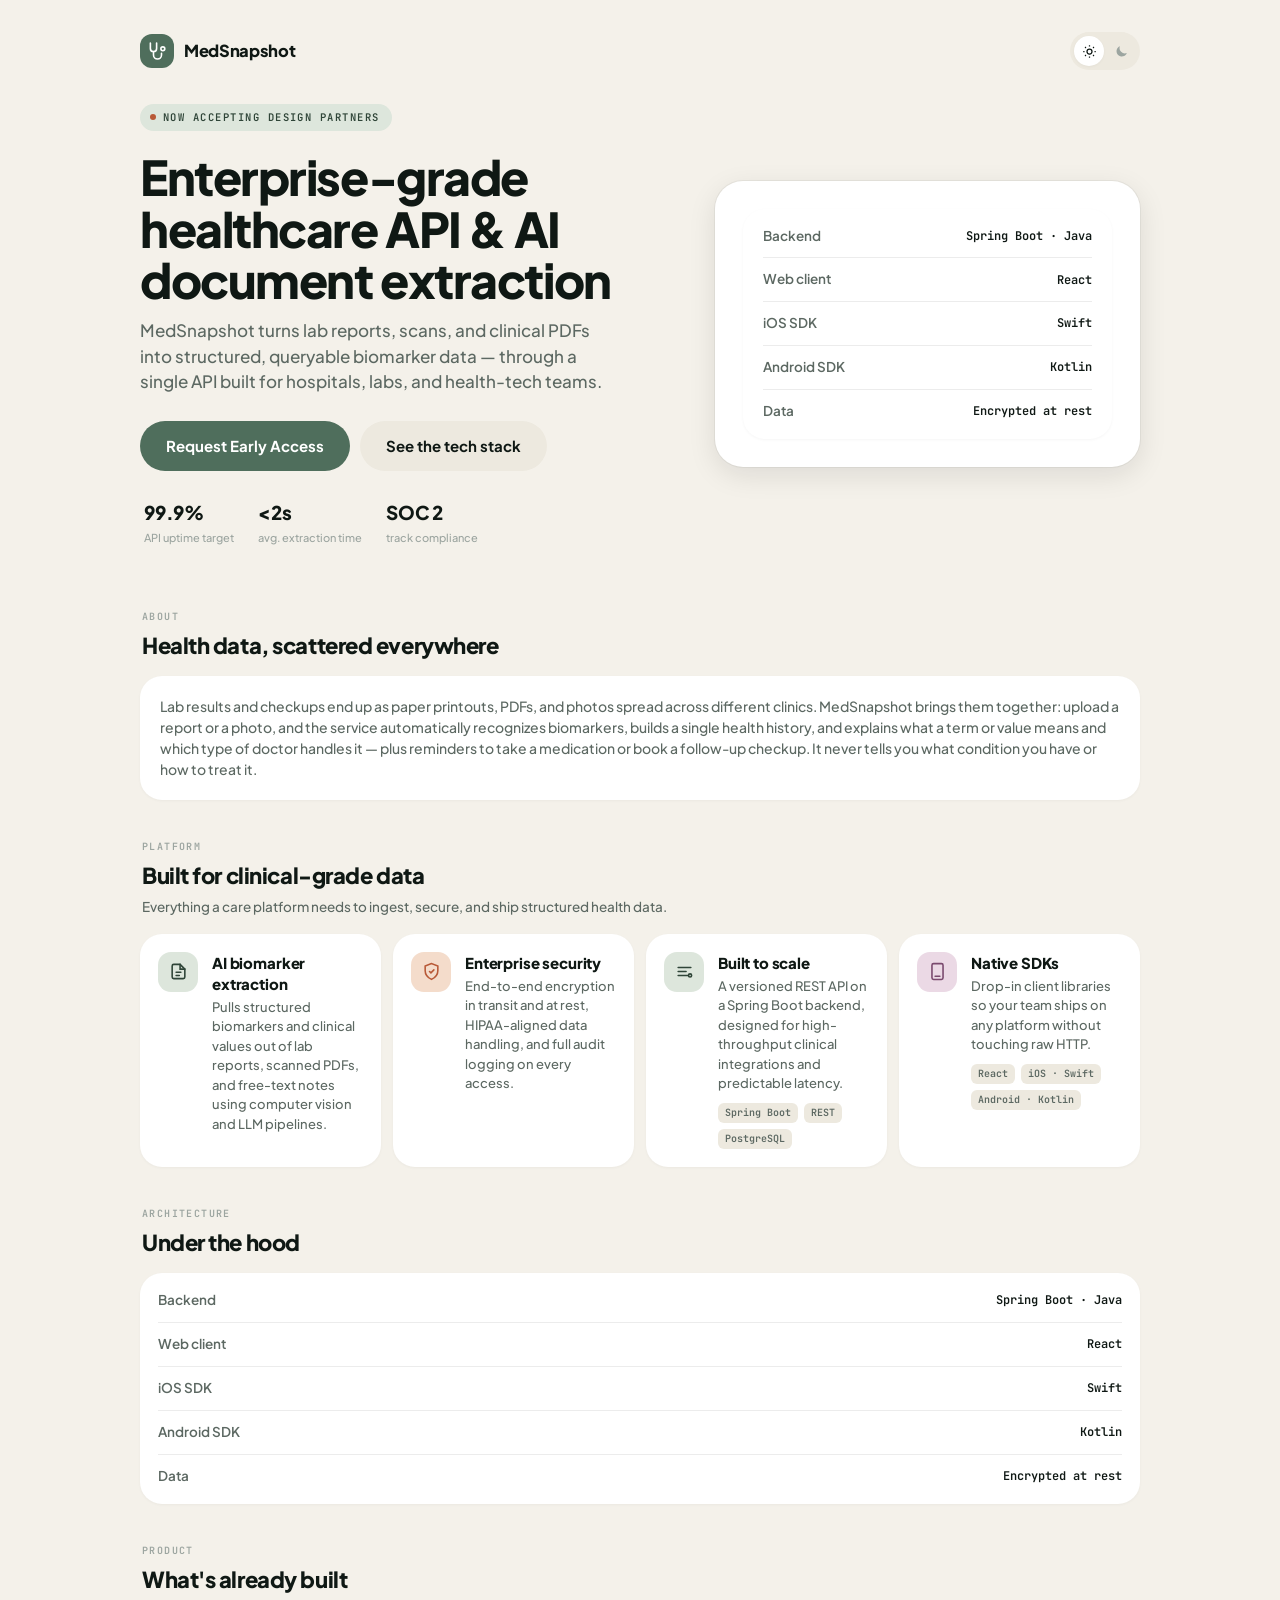
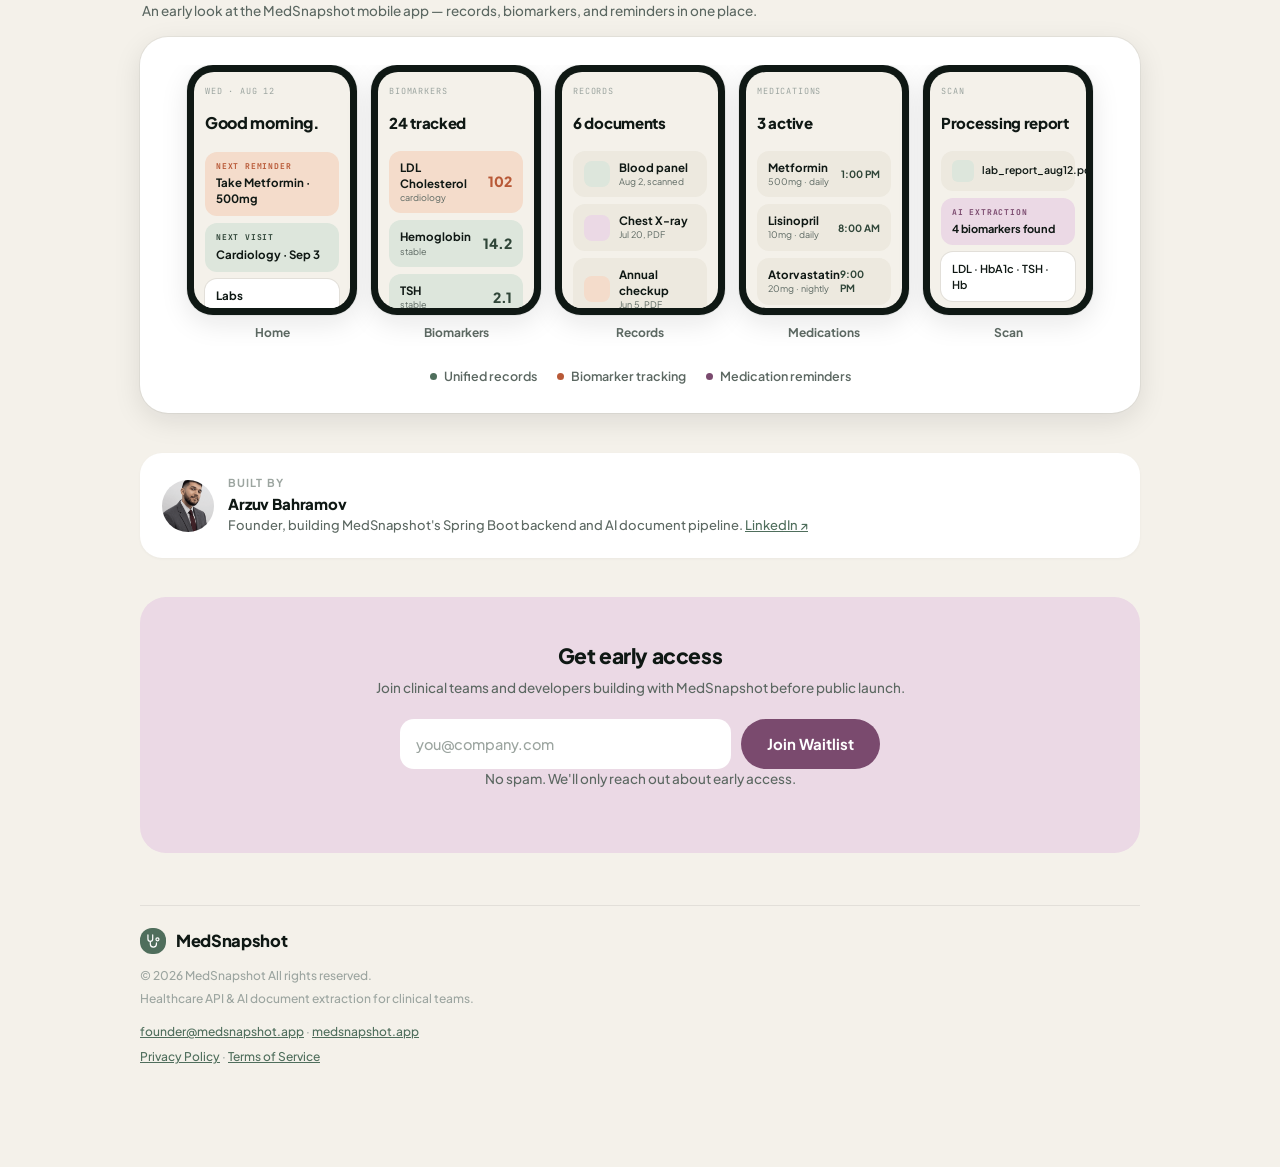
<file: index.html>
<!doctype html>
<html class="no-js" lang="en">

<head>
  <meta charset="utf-8">
  <meta name="viewport" content="width=device-width, initial-scale=1">
  <title>MedSnapshot — Healthcare API & AI Document Extraction</title>
  <link rel="stylesheet" href="css/style.css">
  <meta name="description" content="MedSnapshot is a healthcare API that turns lab reports and clinical documents into structured biomarker data, with a Spring Boot backend and SDKs for React, iOS, and Android.">

  <meta property="og:title" content="MedSnapshot — Healthcare API & AI Document Extraction">
  <meta property="og:description" content="Enterprise-grade healthcare API and AI document extraction. Join the waitlist for early access.">
  <meta property="og:type" content="website">
  <meta property="og:url" content="https://medsnapshot.app">

  <link rel="preconnect" href="https://fonts.googleapis.com">
  <link rel="preconnect" href="https://fonts.gstatic.com" crossorigin>
  <link href="https://fonts.googleapis.com/css2?family=Plus+Jakarta+Sans:wght@400;500;600;700;800&family=JetBrains+Mono:wght@400;500;600;700&display=swap" rel="stylesheet">

  <link rel="icon" href="img/logo.svg" type="image/svg+xml">
  <link rel="apple-touch-icon" href="img/logo.svg">

  <link rel="manifest" href="site.webmanifest">
  <meta name="theme-color" content="#fafafa">
</head>

<body>
<div class="wrap">

<div class="topbar">
  <div class="brand"><img class="mark" src="img/logo.svg" alt="MedSnapshot logo"/><b>MedSnapshot</b></div>
  <div class="theme-toggle" role="group" aria-label="Theme">
    <button id="btn-light" aria-label="Light theme"><svg viewBox="0 0 24 24" fill="none" stroke="currentColor" stroke-width="2"><circle cx="12" cy="12" r="4"/><path d="M12 2v2M12 20v2M4.9 4.9l1.4 1.4M17.7 17.7l1.4 1.4M2 12h2M20 12h2M4.9 19.1l1.4-1.4M17.7 6.3l1.4-1.4"/></svg></button>
    <button id="btn-dark" aria-label="Dark theme"><svg viewBox="0 0 24 24" fill="currentColor"><path d="M20.5 14.5A8.5 8.5 0 0 1 9.5 3.5 8.5 8.5 0 1 0 20.5 14.5Z"/></svg></button>
  </div>
</div>

<div class="hero-grid">
<div>
<span class="eyebrow"><span class="dot"></span>Now accepting design partners</span>
<h1>Enterprise-grade healthcare API &amp; AI document extraction</h1>
<p class="sub">MedSnapshot turns lab reports, scans, and clinical PDFs into structured, queryable biomarker data — through a single API built for hospitals, labs, and health-tech teams.</p>

<div class="hero-actions">
  <button class="btn primary" onclick="document.getElementById('waitlist').scrollIntoView({behavior:'smooth'})">Request Early Access</button>
  <a class="btn ghost" href="#stack">See the tech stack</a>
</div>

<div class="stats">
  <div><b>99.9%</b><span>API uptime target</span></div>
  <div><b>&lt;2s</b><span>avg. extraction time</span></div>
  <div><b>SOC 2</b><span>track compliance</span></div>
</div>
</div>
<div class="hero-visual">
  <div class="stack-card" style="padding:6px 20px;">
    <div class="stack-row"><span class="k">Backend</span><span class="v">Spring Boot · Java</span></div>
    <div class="stack-row"><span class="k">Web client</span><span class="v">React</span></div>
    <div class="stack-row"><span class="k">iOS SDK</span><span class="v">Swift</span></div>
    <div class="stack-row"><span class="k">Android SDK</span><span class="v">Kotlin</span></div>
    <div class="stack-row"><span class="k">Data</span><span class="v">Encrypted at rest</span></div>
  </div>
</div>
</div>

<section class="section">
  <div class="section-head">
    <div class="kicker">About</div>
    <h2>Health data, scattered everywhere</h2>
  </div>
  <div class="feature sage" style="padding:20px;">
    <div>
      <p style="font-size:14px;">Lab results and checkups end up as paper printouts, PDFs, and photos spread across different clinics. MedSnapshot brings them together: upload a report or a photo, and the service automatically recognizes biomarkers, builds a single health history, and explains what a term or value means and which type of doctor handles it — plus reminders to take a medication or book a follow-up checkup. It never tells you what condition you have or how to treat it.</p>
    </div>
  </div>
</section>

<section class="section">
  <div class="section-head">
    <div class="kicker">Platform</div>
    <h2>Built for clinical-grade data</h2>
    <p>Everything a care platform needs to ingest, secure, and ship structured health data.</p>
  </div>
  <div class="features">
    <div class="feature sage">
      <div class="icon"><svg viewBox="0 0 24 24" fill="none" stroke="currentColor" stroke-width="2" stroke-linecap="round"><path d="M4 19V5a2 2 0 0 1 2-2h8l6 6v10a2 2 0 0 1-2 2H6a2 2 0 0 1-2-2Z"/><path d="M14 3v6h6"/><path d="M9 13h6M9 17h4"/></svg></div>
      <div>
        <h3>AI biomarker extraction</h3>
        <p>Pulls structured biomarkers and clinical values out of lab reports, scanned PDFs, and free-text notes using computer vision and LLM pipelines.</p>
      </div>
    </div>
    <div class="feature clay">
      <div class="icon"><svg viewBox="0 0 24 24" fill="none" stroke="currentColor" stroke-width="2" stroke-linecap="round"><path d="M12 2 4 5v6c0 5 3.4 8.7 8 11 4.6-2.3 8-6 8-11V5l-8-3Z"/><path d="M9.5 12l1.8 1.8L15 10"/></svg></div>
      <div>
        <h3>Enterprise security</h3>
        <p>End-to-end encryption in transit and at rest, HIPAA-aligned data handling, and full audit logging on every access.</p>
      </div>
    </div>
    <div class="feature sage">
      <div class="icon"><svg viewBox="0 0 24 24" fill="none" stroke="currentColor" stroke-width="2" stroke-linecap="round"><path d="M4 7h16M4 12h10M4 17h13"/><circle cx="19" cy="17" r="2"/></svg></div>
      <div>
        <h3>Built to scale</h3>
        <p>A versioned REST API on a Spring Boot backend, designed for high-throughput clinical integrations and predictable latency.</p>
        <div class="tags"><span>Spring Boot</span><span>REST</span><span>PostgreSQL</span></div>
      </div>
    </div>
    <div class="feature plum">
      <div class="icon"><svg viewBox="0 0 24 24" fill="none" stroke="currentColor" stroke-width="2" stroke-linecap="round"><rect x="5" y="2" width="14" height="20" rx="2"/><path d="M9 18h6"/></svg></div>
      <div>
        <h3>Native SDKs</h3>
        <p>Drop-in client libraries so your team ships on any platform without touching raw HTTP.</p>
        <div class="tags"><span>React</span><span>iOS · Swift</span><span>Android · Kotlin</span></div>
      </div>
    </div>
  </div>
</section>

<section class="section" id="stack">
  <div class="section-head">
    <div class="kicker">Architecture</div>
    <h2>Under the hood</h2>
  </div>
  <div class="stack-card">
    <div class="stack-row"><span class="k">Backend</span><span class="v">Spring Boot · Java</span></div>
    <div class="stack-row"><span class="k">Web client</span><span class="v">React</span></div>
    <div class="stack-row"><span class="k">iOS SDK</span><span class="v">Swift</span></div>
    <div class="stack-row"><span class="k">Android SDK</span><span class="v">Kotlin</span></div>
    <div class="stack-row"><span class="k">Data</span><span class="v">Encrypted at rest</span></div>
  </div>
</section>

<section class="section">
  <div class="section-head">
    <div class="kicker">Product</div>
    <h2>What's already built</h2>
    <p>An early look at the MedSnapshot mobile app — records, biomarkers, and reminders in one place.</p>
  </div>
  <div style="background:var(--card); border-radius:28px; padding:28px 20px; box-shadow:var(--shadow-float);">
    <div class="product-row">
      <div class="phone-mock" style="padding-left:0px; padding-right:0px; position:static;">
        <div class="phone-screen"><div class="inner">
          <div class="mono ph-date">Wed · Aug 12</div>
          <div class="ph-title">Good morning.</div>
          <div style="display:flex; flex-direction:column; gap:7px;">
            <div style="background:var(--clay-soft); border-radius:12px; padding:9px 11px;">
              <div class="mono" style="font-size:8px; color:var(--clay); letter-spacing:.1em; text-transform:uppercase; font-weight:700;">Next reminder</div>
              <div style="font-size:11.5px; font-weight:700; margin-top:3px;">Take Metformin · 500mg</div>
            </div>
            <div style="background:var(--sage-soft); border-radius:12px; padding:9px 11px;">
              <div class="mono" style="font-size:8px; color:var(--sage-dark); letter-spacing:.1em; text-transform:uppercase; font-weight:700;">Next visit</div>
              <div style="font-size:11.5px; font-weight:700; margin-top:3px;">Cardiology · Sep 3</div>
            </div>
            <div style="display:flex; flex-direction:column; gap:1px; background:var(--card); box-shadow:0 0 0 1px var(--line); border-radius:12px; padding:9px 11px;">
              <div style="font-size:11.5px; font-weight:700;">Labs</div>
              <div style="font-size:10px; color:var(--ink2); font-weight:600;">LDL 102 · HbA1c 5.9%</div>
            </div>
          </div>
        </div></div>
        <div class="ph-cap">Home</div>
      </div>
      <div class="phone-mock" style="position:static;">
        <div class="phone-screen"><div class="inner">
          <div class="mono ph-date">Biomarkers</div>
          <div class="ph-title" style="font-size:15px;">24 tracked</div>
          <div style="display:flex; flex-direction:column; gap:7px;">
            <div style="display:flex; justify-content:space-between; align-items:center; background:var(--clay-soft); border-radius:12px; padding:9px 11px;">
              <div><div style="font-size:11.5px; font-weight:700;">LDL Cholesterol</div><div style="font-size:9px; color:var(--ink2);">cardiology</div></div>
              <div style="font-size:14px; font-weight:800; color:var(--clay);">102</div>
            </div>
            <div style="display:flex; justify-content:space-between; align-items:center; background:var(--sage-soft); border-radius:12px; padding:9px 11px;">
              <div><div style="font-size:11.5px; font-weight:700;">Hemoglobin</div><div style="font-size:9px; color:var(--ink2);">stable</div></div>
              <div style="font-size:14px; font-weight:800; color:var(--sage-dark);">14.2</div>
            </div>
            <div style="display:flex; justify-content:space-between; align-items:center; background:var(--sage-soft); border-radius:12px; padding:9px 11px;">
              <div><div style="font-size:11.5px; font-weight:700;">TSH</div><div style="font-size:9px; color:var(--ink2);">stable</div></div>
              <div style="font-size:14px; font-weight:800; color:var(--sage-dark);">2.1</div>
            </div>
          </div>
        </div></div>
        <div class="ph-cap">Biomarkers</div>
      </div>
      <div class="phone-mock" style="position:static;">
        <div class="phone-screen"><div class="inner">
          <div class="mono ph-date">Records</div>
          <div class="ph-title" style="font-size:15px;">6 documents</div>
          <div style="display:flex; flex-direction:column; gap:7px;">
            <div style="display:flex; align-items:center; gap:9px; background:var(--card2); border-radius:12px; padding:9px 11px;">
              <div style="width:26px; height:26px; border-radius:8px; background:var(--sage-soft); flex-shrink:0;"></div>
              <div><div style="font-size:11.5px; font-weight:700;">Blood panel</div><div style="font-size:9px; color:var(--ink2);">Aug 2, scanned</div></div>
            </div>
            <div style="display:flex; align-items:center; gap:9px; background:var(--card2); border-radius:12px; padding:9px 11px;">
              <div style="width:26px; height:26px; border-radius:8px; background:var(--plum-soft); flex-shrink:0;"></div>
              <div><div style="font-size:11.5px; font-weight:700;">Chest X-ray</div><div style="font-size:9px; color:var(--ink2);">Jul 20, PDF</div></div>
            </div>
            <div style="display:flex; align-items:center; gap:9px; background:var(--card2); border-radius:12px; padding:9px 11px;">
              <div style="width:26px; height:26px; border-radius:8px; background:var(--clay-soft); flex-shrink:0;"></div>
              <div><div style="font-size:11.5px; font-weight:700;">Annual checkup</div><div style="font-size:9px; color:var(--ink2);">Jun 5, PDF</div></div>
            </div>
          </div>
        </div></div>
        <div class="ph-cap">Records</div>
      </div>
      <div class="phone-mock" style="position:static;">
        <div class="phone-screen"><div class="inner">
          <div class="mono ph-date">Medications</div>
          <div class="ph-title" style="font-size:15px;">3 active</div>
          <div style="display:flex; flex-direction:column; gap:7px;">
            <div style="display:flex; justify-content:space-between; align-items:center; background:var(--card2); border-radius:12px; padding:9px 11px;">
              <div><div style="font-size:11.5px; font-weight:700;">Metformin</div><div style="font-size:9px; color:var(--ink2);">500mg · daily</div></div>
              <div style="font-size:10px; color:var(--sage-dark); font-weight:700;">1:00 PM</div>
            </div>
            <div style="display:flex; justify-content:space-between; align-items:center; background:var(--card2); border-radius:12px; padding:9px 11px;">
              <div><div style="font-size:11.5px; font-weight:700;">Lisinopril</div><div style="font-size:9px; color:var(--ink2);">10mg · daily</div></div>
              <div style="font-size:10px; color:var(--sage-dark); font-weight:700;">8:00 AM</div>
            </div>
            <div style="display:flex; justify-content:space-between; align-items:center; background:var(--card2); border-radius:12px; padding:9px 11px;">
              <div><div style="font-size:11.5px; font-weight:700;">Atorvastatin</div><div style="font-size:9px; color:var(--ink2);">20mg · nightly</div></div>
              <div style="font-size:10px; color:var(--sage-dark); font-weight:700;">9:00 PM</div>
            </div>
          </div>
        </div></div>
        <div class="ph-cap">Medications</div>
      </div>
      <div class="phone-mock" style="padding-left:2px; padding-right:2px; justify-content:flex-start; align-items:center; position:static;">
        <div class="phone-screen"><div class="inner">
          <div class="mono ph-date">Scan</div>
          <div class="ph-title" style="font-size:15px;">Processing report</div>
          <div style="display:flex; flex-direction:column; gap:7px;">
            <div style="background:var(--card2); border-radius:12px; padding:9px 11px; display:flex; align-items:center; gap:8px;">
              <div style="width:22px; height:22px; border-radius:6px; background:var(--sage-soft); flex-shrink:0;"></div>
              <div style="font-size:10.5px; font-weight:600;">lab_report_aug12.pdf</div>
            </div>
            <div style="background:var(--plum-soft); border-radius:12px; padding:9px 11px;">
              <div class="mono" style="font-size:8px; color:var(--plum); letter-spacing:.1em; text-transform:uppercase; font-weight:700;">AI extraction</div>
              <div style="font-size:11px; font-weight:700; margin-top:3px;">4 biomarkers found</div>
            </div>
            <div style="display:flex; justify-content:space-between; align-items:center; background:var(--card); box-shadow:0 0 0 1px var(--line); border-radius:12px; padding:9px 11px;">
              <div style="font-size:11px; font-weight:600;">LDL · HbA1c · TSH · Hb</div>
            </div>
          </div>
        </div></div>
        <div class="ph-cap">Scan</div>
      </div>
    </div>
    <div style="display:flex; gap:20px; flex-wrap:wrap; justify-content:center; margin-top:22px;">
      <div style="display:flex; align-items:center; gap:7px; font-size:12.5px; font-weight:600; color:var(--ink2);"><span style="width:7px;height:7px;border-radius:50%;background:var(--sage);"></span>Unified records</div>
      <div style="display:flex; align-items:center; gap:7px; font-size:12.5px; font-weight:600; color:var(--ink2);"><span style="width:7px;height:7px;border-radius:50%;background:var(--clay);"></span>Biomarker tracking</div>
      <div style="display:flex; align-items:center; gap:7px; font-size:12.5px; font-weight:600; color:var(--ink2);"><span style="width:7px;height:7px;border-radius:50%;background:var(--plum);"></span>Medication reminders</div>
    </div>
  </div>
</section>

<section class="section" id="waitlist">
  <div class="feature sage" style="align-items:center; margin-bottom:39px; padding:22px;">
    <img src="img/founder-image.png" alt="Arzuv Bahramov" style="width:52px;height:52px;border-radius:50%;object-fit:cover;flex-shrink:0;"/>
    <div>
      <div style="font-size:11px;font-weight:700;letter-spacing:.1em;text-transform:uppercase;color:var(--ink3);margin-bottom:3px;">Built by</div>
      <h3 style="margin-bottom:2px;">Arzuv Bahramov</h3>
      <p>Founder, building MedSnapshot's Spring Boot backend and AI document pipeline. <a href="https://www.linkedin.com/in/arzuv-bahramov-394873216/" target="_blank" rel="noopener">LinkedIn ↗</a></p>
    </div>
  </div>
  <div class="waitlist">
    <h2>Get early access</h2>
    <p>Join clinical teams and developers building with MedSnapshot before public launch.</p>
    <form class="form-row" id="wl-form" onsubmit="return handleWaitlist(event)">
      <input type="email" id="wl-email" name="email" placeholder="you@company.com" required/>
      <button type="submit" class="btn primary">Join Waitlist</button>
    </form>
    <div class="success" id="wl-success">
      <svg viewBox="0 0 24 24" fill="none" stroke="currentColor" stroke-width="2"><circle cx="12" cy="12" r="10"/><path d="M8 12l3 3 5-6"/></svg>
      <span>Thanks — you're on the list. We'll be in touch.</span>
    </div>
    <p class="form-note" id="wl-error" style="display:none;color:var(--clay);">Something went wrong — please try again, or email us directly.</p>
    <p class="form-note">No spam. We'll only reach out about early access.</p>
  </div>
</section>

<footer>
  <div class="brand"><img class="mark" src="img/logo.svg" alt="MedSnapshot logo" style="width:26px;height:26px;"/><b>MedSnapshot</b></div>
  <p>© 2026 MedSnapshot All rights reserved.</p>
  <p>Healthcare API &amp; AI document extraction for clinical teams.</p>
  <p style="margin-top:10px;"><a href="mailto:founder@medsnapshot.app">founder@medsnapshot.app</a> · <a href="https://medsnapshot.app">medsnapshot.app</a></p>
  <p style="margin-top:2px;"><a href="privacy-policy.html">Privacy Policy</a> · <a href="terms-of-service.html">Terms of Service</a></p>
</footer>

</div>

<script src="js/app.js"></script>

</body>

</html>
</file>
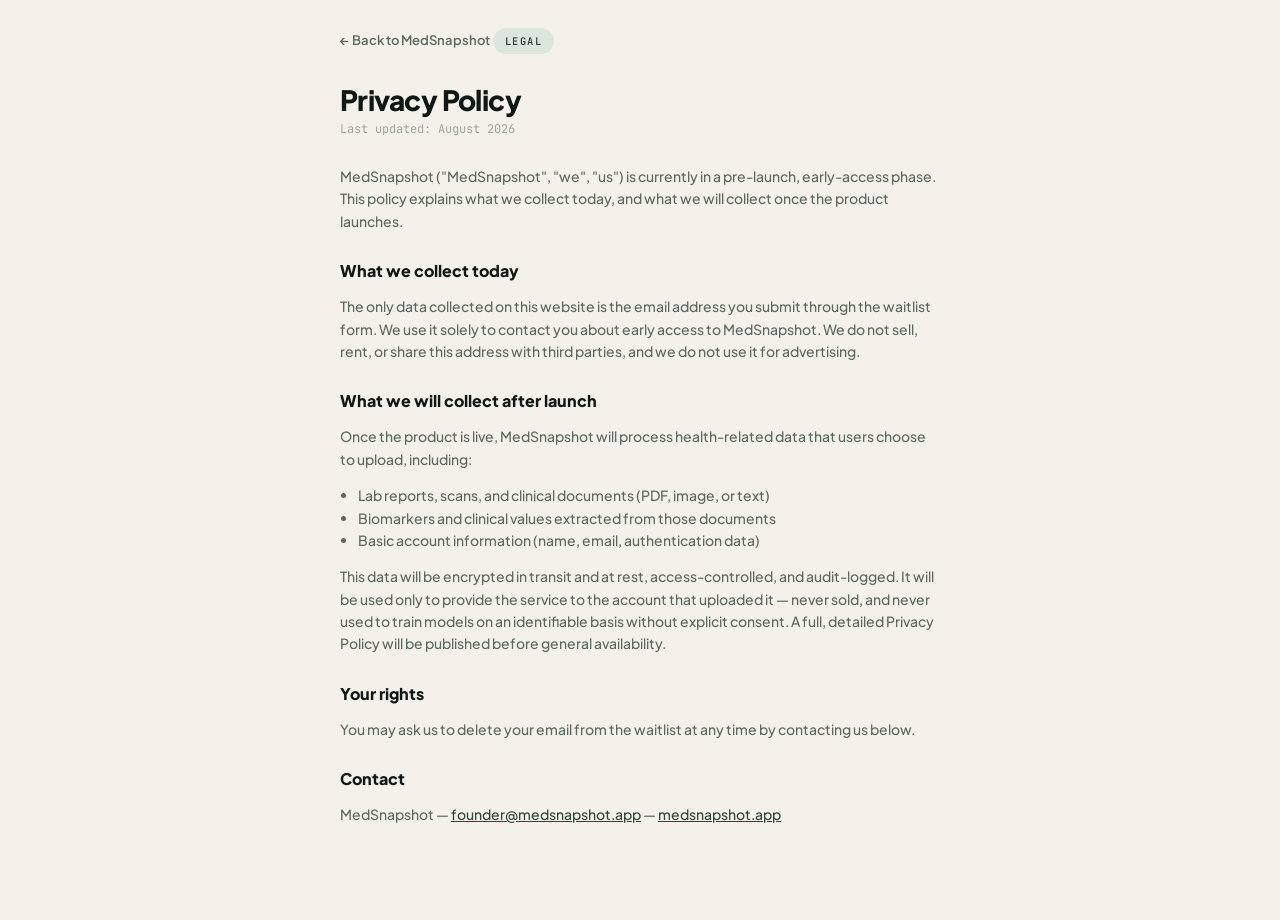
<file: privacy-policy.html>
<!doctype html>
<html lang="en">
<head>
<meta charset="utf-8"/>
<meta name="viewport" content="width=device-width,initial-scale=1"/>
<title>Privacy Policy — MedSnapshot</title>
<link rel="icon" href="img/logo.svg" type="image/svg+xml"/>
<link rel="apple-touch-icon" href="img/logo.svg"/>
<link rel="preconnect" href="https://fonts.googleapis.com"/>
<link rel="preconnect" href="https://fonts.gstatic.com" crossorigin/>
<link href="https://fonts.googleapis.com/css2?family=Plus+Jakarta+Sans:wght@400;500;600;700;800&family=JetBrains+Mono:wght@400;500;600;700&display=swap" rel="stylesheet"/>
<style>
:root{--bg:#F4F1EA; --card:#FFFFFF; --card2:#EDE9DF; --ink:#0F1814; --ink2:#5C6862; --ink3:#9CA5A0; --line:rgba(15,24,20,0.08); --sage:#4F6E5C; --sage-dark:#2F4538; --sage-soft:#DDE6DC;}
[data-theme="dark"]{--bg:#11140F; --card:#1B1F1A; --card2:#252A24; --ink:#EEEAE0; --ink2:rgba(238,234,224,0.68); --ink3:rgba(238,234,224,0.42); --line:rgba(238,234,224,0.08); --sage:#9CBDA8; --sage-dark:#9CBDA8; --sage-soft:rgba(156,189,168,0.14);}
*{box-sizing:border-box}
html,body{margin:0}
body{background:var(--bg); color:var(--ink); font-family:'Plus Jakarta Sans',-apple-system,system-ui,sans-serif; -webkit-font-smoothing:antialiased;}
a{color:var(--sage-dark)}
[data-theme="dark"] a{color:var(--sage)}
.wrap{max-width:640px; margin:0 auto; padding:28px 20px 80px;}
.back{display:inline-flex; align-items:center; gap:6px; font-size:13px; font-weight:600; text-decoration:none; color:var(--ink2); margin-bottom:20px;}
.kicker{font-family:'JetBrains Mono',monospace; font-size:10.5px; letter-spacing:.14em; text-transform:uppercase; font-weight:600; color:var(--sage-dark); background:var(--sage-soft); border-radius:999px; padding:6px 12px; display:inline-block;}
[data-theme="dark"] .kicker{color:var(--sage);}
h1{font-size:28px; font-weight:800; letter-spacing:-0.02em; margin:14px 0 4px;}
.updated{font-size:12px; color:var(--ink3); font-family:'JetBrains Mono',monospace; margin-bottom:28px;}
h2{font-size:16px; font-weight:800; margin:28px 0 8px;}
p,li{font-size:14px; line-height:1.6; color:var(--ink2); font-weight:500;}
ul{padding-left:18px; margin:8px 0;}
</style>
</head>
<body>
<div class="wrap">
<a class="back" href="index.html">← Back to MedSnapshot</a>
<span class="kicker">Legal</span>
<h1>Privacy Policy</h1>
<div class="updated">Last updated: August 2026</div>

<p>MedSnapshot ("MedSnapshot", "we", "us") is currently in a pre-launch, early-access phase. This policy explains what we collect today, and what we will collect once the product launches.</p>

<h2>What we collect today</h2>
<p>The only data collected on this website is the email address you submit through the waitlist form. We use it solely to contact you about early access to MedSnapshot. We do not sell, rent, or share this address with third parties, and we do not use it for advertising.</p>

<h2>What we will collect after launch</h2>
<p>Once the product is live, MedSnapshot will process health-related data that users choose to upload, including:</p>
<ul>
<li>Lab reports, scans, and clinical documents (PDF, image, or text)</li>
<li>Biomarkers and clinical values extracted from those documents</li>
<li>Basic account information (name, email, authentication data)</li>
</ul>
<p>This data will be encrypted in transit and at rest, access-controlled, and audit-logged. It will be used only to provide the service to the account that uploaded it — never sold, and never used to train models on an identifiable basis without explicit consent. A full, detailed Privacy Policy will be published before general availability.</p>

<h2>Your rights</h2>
<p>You may ask us to delete your email from the waitlist at any time by contacting us below.</p>

<h2>Contact</h2>
<p>MedSnapshot — <a href="mailto:founder@medsnapshot.app">founder@medsnapshot.app</a> — <a href="https://medsnapshot.app">medsnapshot.app</a></p>
</div>
<script>
document.documentElement.setAttribute('data-theme', localStorage.getItem('medsnapshot-theme') || (window.matchMedia('(prefers-color-scheme: dark)').matches ? 'dark' : 'light'));
</script>
</body>
</html>
</file>
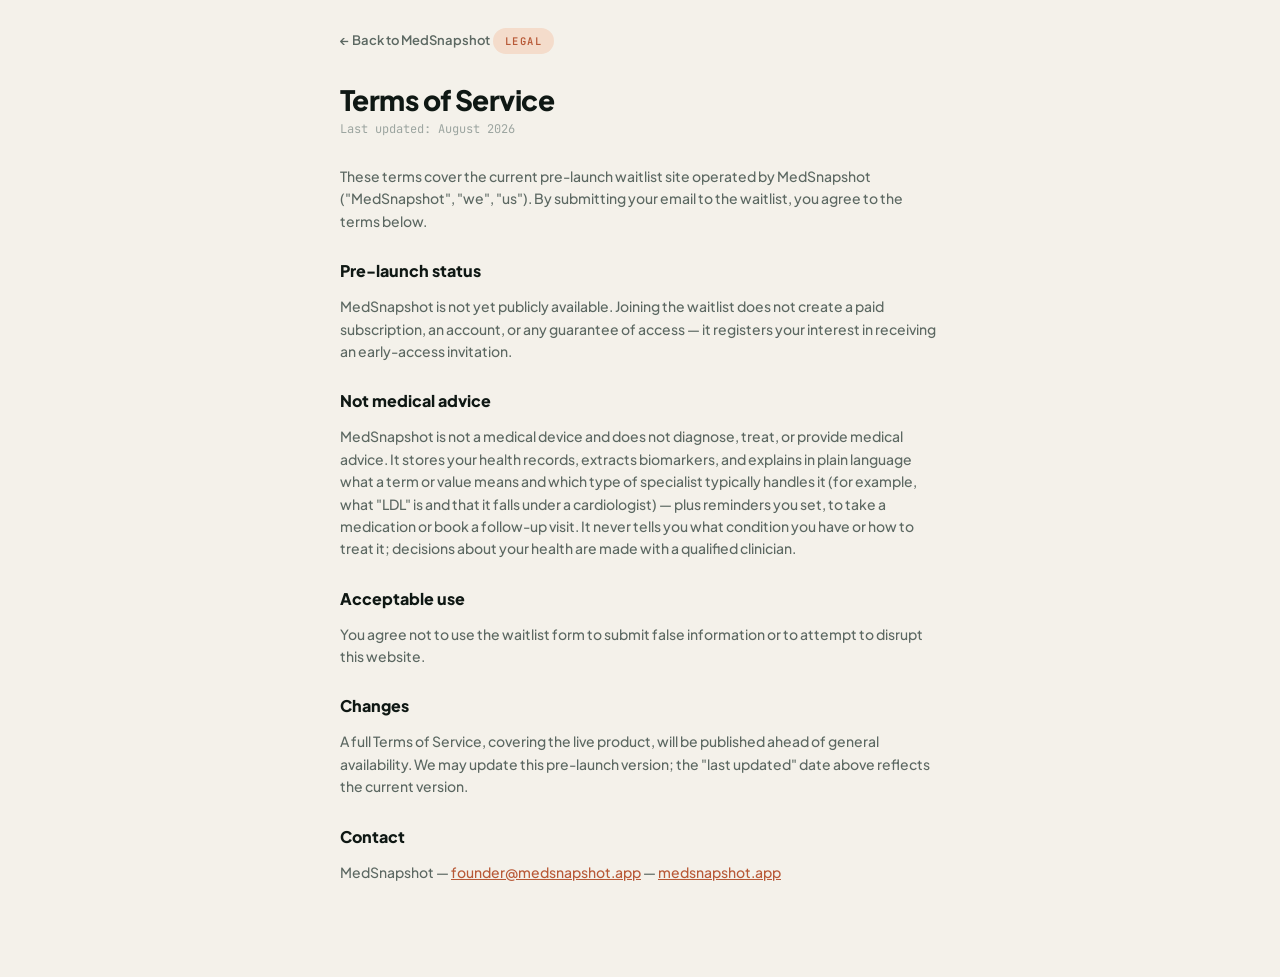
<file: terms-of-service.html>
<!doctype html>
<html lang="en">
<head>
<meta charset="utf-8"/>
<meta name="viewport" content="width=device-width,initial-scale=1"/>
<title>Terms of Service — MedSnapshot</title>
<link rel="icon" href="img/logo.svg" type="image/svg+xml"/>
<link rel="apple-touch-icon" href="img/logo.svg"/>
<link rel="preconnect" href="https://fonts.googleapis.com"/>
<link rel="preconnect" href="https://fonts.gstatic.com" crossorigin/>
<link href="https://fonts.googleapis.com/css2?family=Plus+Jakarta+Sans:wght@400;500;600;700;800&family=JetBrains+Mono:wght@400;500;600;700&display=swap" rel="stylesheet"/>
<style>
:root{--bg:#F4F1EA; --card:#FFFFFF; --card2:#EDE9DF; --ink:#0F1814; --ink2:#5C6862; --ink3:#9CA5A0; --line:rgba(15,24,20,0.08); --clay:#B85937; --clay-soft:#F4DCCB;}
[data-theme="dark"]{--bg:#11140F; --card:#1B1F1A; --card2:#252A24; --ink:#EEEAE0; --ink2:rgba(238,234,224,0.68); --ink3:rgba(238,234,224,0.42); --line:rgba(238,234,224,0.08); --clay:#E09275; --clay-soft:rgba(224,146,117,0.14);}
*{box-sizing:border-box}
html,body{margin:0}
body{background:var(--bg); color:var(--ink); font-family:'Plus Jakarta Sans',-apple-system,system-ui,sans-serif; -webkit-font-smoothing:antialiased;}
a{color:var(--clay)}
.wrap{max-width:640px; margin:0 auto; padding:28px 20px 80px;}
.back{display:inline-flex; align-items:center; gap:6px; font-size:13px; font-weight:600; text-decoration:none; color:var(--ink2); margin-bottom:20px;}
.kicker{font-family:'JetBrains Mono',monospace; font-size:10.5px; letter-spacing:.14em; text-transform:uppercase; font-weight:600; color:var(--clay); background:var(--clay-soft); border-radius:999px; padding:6px 12px; display:inline-block;}
h1{font-size:28px; font-weight:800; letter-spacing:-0.02em; margin:14px 0 4px;}
.updated{font-size:12px; color:var(--ink3); font-family:'JetBrains Mono',monospace; margin-bottom:28px;}
h2{font-size:16px; font-weight:800; margin:28px 0 8px;}
p,li{font-size:14px; line-height:1.6; color:var(--ink2); font-weight:500;}
ul{padding-left:18px; margin:8px 0;}
</style>
</head>
<body>
<div class="wrap">
<a class="back" href="index.html">← Back to MedSnapshot</a>
<span class="kicker">Legal</span>
<h1>Terms of Service</h1>
<div class="updated">Last updated: August 2026</div>

<p>These terms cover the current pre-launch waitlist site operated by MedSnapshot ("MedSnapshot", "we", "us"). By submitting your email to the waitlist, you agree to the terms below.</p>

<h2>Pre-launch status</h2>
<p>MedSnapshot is not yet publicly available. Joining the waitlist does not create a paid subscription, an account, or any guarantee of access — it registers your interest in receiving an early-access invitation.</p>

<h2>Not medical advice</h2>
<p>MedSnapshot is not a medical device and does not diagnose, treat, or provide medical advice. It stores your health records, extracts biomarkers, and explains in plain language what a term or value means and which type of specialist typically handles it (for example, what "LDL" is and that it falls under a cardiologist) — plus reminders you set, to take a medication or book a follow-up visit. It never tells you what condition you have or how to treat it; decisions about your health are made with a qualified clinician.</p>

<h2>Acceptable use</h2>
<p>You agree not to use the waitlist form to submit false information or to attempt to disrupt this website.</p>

<h2>Changes</h2>
<p>A full Terms of Service, covering the live product, will be published ahead of general availability. We may update this pre-launch version; the "last updated" date above reflects the current version.</p>

<h2>Contact</h2>
<p>MedSnapshot — <a href="mailto:founder@medsnapshot.app">founder@medsnapshot.app</a> — <a href="https://medsnapshot.app">medsnapshot.app</a></p>
</div>
<script>
document.documentElement.setAttribute('data-theme', localStorage.getItem('medsnapshot-theme') || (window.matchMedia('(prefers-color-scheme: dark)').matches ? 'dark' : 'light'));
</script>
</body>
</html>
</file>
<file: css/style.css>
:root{
  --bg:#F4F1EA; --card:#FFFFFF; --card2:#EDE9DF;
  --ink:#0F1814; --ink2:#5C6862; --ink3:#9CA5A0;
  --line:rgba(15,24,20,0.08);
  --sage:#4F6E5C; --sage-dark:#2F4538; --sage-soft:#DDE6DC;
  --clay:#B85937; --clay-soft:#F4DCCB;
  --plum:#7A4A6E; --plum-soft:#EBD9E5;
  --on-accent:#fff;
  --shadow:0 1px 3px rgba(15,24,20,.04);
  --shadow-float:0 8px 28px rgba(15,24,20,.10), 0 0 0 1px rgba(15,24,20,.05);
}
[data-theme="dark"]{
  --bg:#11140F; --card:#1B1F1A; --card2:#252A24;
  --ink:#EEEAE0; --ink2:rgba(238,234,224,0.68); --ink3:rgba(238,234,224,0.42);
  --line:rgba(238,234,224,0.08);
  --sage:#9CBDA8; --sage-dark:#9CBDA8; --sage-soft:rgba(156,189,168,0.14);
  --clay:#E09275; --clay-soft:rgba(224,146,117,0.14);
  --plum:#C6A4B9; --plum-soft:rgba(198,164,185,0.14);
  --on-accent:#11140F;
  --shadow:none;
  --shadow-float:0 8px 28px rgba(0,0,0,.5), 0 0 0 1px rgba(238,234,224,.06);
}
*{box-sizing:border-box}
html,body{margin:0}
body{background:var(--bg); color:var(--ink); font-family:'Plus Jakarta Sans',-apple-system,system-ui,sans-serif; font-feature-settings:'cv11'; -webkit-font-smoothing:antialiased; transition:background .2s,color .2s;}
a{color:var(--sage)}
a:hover{color:var(--sage-dark)}
.mono{font-family:'JetBrains Mono',ui-monospace,Menlo,monospace}
.wrap{max-width:480px; margin:0 auto; padding:0 20px 72px;}

.topbar{display:flex; align-items:center; justify-content:space-between; padding:22px 0 8px;}
.brand{display:flex; align-items:center; gap:10px;}
.mark{width:34px; height:34px; border-radius:12px; display:block; flex-shrink:0;}
.brand b{font-size:16.5px; font-weight:800; letter-spacing:-0.02em;}

.theme-toggle{display:flex; align-items:center; gap:2px; background:var(--card2); border-radius:999px; padding:4px;}
.theme-toggle button{border:none; background:transparent; width:30px; height:30px; border-radius:999px; display:grid; place-items:center; cursor:pointer; color:var(--ink3); transition:background .15s,color .15s;}
.theme-toggle button.active{background:var(--card); color:var(--ink); box-shadow:var(--shadow);}
.theme-toggle svg{width:15px; height:15px;}

.eyebrow{display:inline-flex; align-items:center; gap:7px; font-family:'JetBrains Mono',monospace; font-size:10.5px; letter-spacing:.14em; text-transform:uppercase; font-weight:600; color:var(--sage-dark); background:var(--sage-soft); border-radius:999px; padding:6px 12px 6px 10px; margin-top:26px;}
[data-theme="dark"] .eyebrow{color:var(--sage);}
.eyebrow .dot{width:6px; height:6px; border-radius:50%; background:var(--clay);}

h1{font-size:34px; line-height:1.08; letter-spacing:-0.03em; font-weight:800; margin:16px 0 12px;}
.sub{font-size:15.5px; line-height:1.5; font-weight:500; color:var(--ink2); margin:0 0 26px; max-width:400px;}

.hero-actions{display:flex; flex-direction:column; gap:10px; margin-bottom:8px;}
.btn{min-height:50px; border-radius:999px; border:none; font-family:inherit; font-weight:700; font-size:15px; cursor:pointer; display:flex; align-items:center; justify-content:center; gap:8px; transition:opacity .15s, transform .1s; text-decoration:none;}
.btn:active{transform:scale(.98)}
.btn.primary{background:var(--sage); color:var(--on-accent);}
[data-theme="dark"] .btn.primary{color:#11140F}
.btn.primary:hover{opacity:.9}
.btn.ghost{background:var(--card2); color:var(--ink);}
.btn.ghost:hover{background:var(--line);}

.stats{display:flex; gap:24px; padding:22px 4px; margin-top:16px; border-top:1px solid var(--line);}
.stats div b{display:block; font-size:19px; font-weight:800; letter-spacing:-0.01em; font-variant-numeric:tabular-nums;}
.stats div span{font-size:11px; color:var(--ink3); font-weight:500;}

section.section{margin-top:40px;}
.section-head{margin-bottom:16px; padding:0 2px;}
.section-head .kicker{font-family:'JetBrains Mono',monospace; font-size:10px; letter-spacing:.14em; text-transform:uppercase; color:var(--ink3); font-weight:600; margin-bottom:6px;}
.section-head h2{font-size:22px; font-weight:800; letter-spacing:-0.02em; margin:0 0 6px;}
.section-head p{font-size:13.5px; color:var(--ink2); font-weight:500; line-height:1.5; margin:0;}

.features{display:flex; flex-direction:column; gap:10px;}
.feature{display:flex; gap:14px; padding:18px; background:var(--card); border-radius:22px; box-shadow:var(--shadow); }
[data-theme="dark"] .feature{box-shadow:0 0 0 1px var(--line);}
.feature .icon{width:40px; height:40px; border-radius:13px; display:grid; place-items:center; flex-shrink:0;}
.feature .icon svg{width:19px; height:19px;}
.feature.sage .icon{background:var(--sage-soft); color:var(--sage-dark);}
[data-theme="dark"] .feature.sage .icon{color:var(--sage);}
.feature.clay .icon{background:var(--clay-soft); color:var(--clay);}
.feature.plum .icon{background:var(--plum-soft); color:var(--plum);}
.feature h3{font-size:15px; font-weight:800; margin:0 0 4px; letter-spacing:-0.01em;}
.feature p{font-size:13px; line-height:1.5; font-weight:500; color:var(--ink2); margin:0;}
.feature .tags{display:flex; gap:6px; flex-wrap:wrap; margin-top:9px;}
.feature .tags span{font-family:'JetBrains Mono',monospace; font-size:10px; font-weight:600; color:var(--ink2); background:var(--card2); border-radius:6px; padding:3px 7px;}

.stack-card{background:var(--card); border-radius:22px; padding:6px 18px; box-shadow:var(--shadow);}
[data-theme="dark"] .stack-card{box-shadow:0 0 0 1px var(--line);}
.stack-row{display:flex; align-items:center; justify-content:space-between; padding:12px 0; border-bottom:1px solid var(--line);}
.stack-row:last-child{border-bottom:none;}
.stack-row .k{font-size:13.5px; font-weight:600; color:var(--ink2);}
.stack-row .v{font-family:'JetBrains Mono',monospace; font-size:12px; font-weight:600; color:var(--ink); text-align:right;}

.waitlist{background:var(--plum-soft); border-radius:26px; padding:28px 22px; text-align:center;}
.waitlist h2{font-size:21px; font-weight:800; letter-spacing:-0.02em; margin:0 0 8px; color:var(--ink);}
.waitlist p{font-size:13.5px; font-weight:500; color:var(--ink2); line-height:1.5; margin:0 0 20px;}
.form-row{display:flex; flex-direction:column; gap:10px;}
.form-row input{height:50px; border-radius:14px; border:none; background:var(--card); color:var(--ink); font-family:inherit; font-weight:600; font-size:14.5px; padding:0 16px;}
.form-row input::placeholder{color:var(--ink3); font-weight:500;}
.form-row input:focus{outline:2px solid var(--plum); outline-offset:2px;}
.form-row .btn.primary{background:var(--plum); color:#fff;}
[data-theme="dark"] .form-row .btn.primary{color:#11140F}
.form-note{font-size:11px; font-weight:500; color:var(--ink3); margin-top:14px;}
.success{display:none; align-items:center; gap:10px; background:var(--card); color:var(--sage-dark); border-radius:14px; padding:13px 15px; font-size:13.5px; font-weight:700; text-align:left;}
[data-theme="dark"] .success{color:var(--sage);}
.success.show{display:flex;}
.success svg{width:18px; height:18px; flex-shrink:0;}

footer{margin-top:52px; padding-top:22px; border-top:1px solid var(--line); display:flex; flex-direction:column; gap:4px;}
footer .brand{margin-bottom:8px;}
footer p{font-size:12px; font-weight:500; color:var(--ink3); margin:0; line-height:1.6;}

.product-row{display:flex; justify-content:center; gap:14px; overflow-x:auto; scroll-snap-type:x mandatory; padding-bottom:4px; margin:0 -4px; padding:0 4px 4px;}
.phone-mock{flex-shrink:0; scroll-snap-align:center; display:flex; flex-direction:column; align-items:center; gap:10px; width:170px;}
.phone-screen{width:170px; border-radius:26px; background:var(--ink); padding:7px; box-shadow:var(--shadow-float);}
.phone-screen .inner{background:var(--bg); border-radius:20px; padding:14px 11px 16px; height:236px; display:flex; flex-direction:column; gap:8px; overflow:hidden;}
.phone-screen .inner>div:not(.ph-date):not(.ph-title){flex-shrink:0;}
.ph-date{font-size:8.5px; color:var(--ink3); letter-spacing:.1em; text-transform:uppercase; margin-bottom:6px;}
.ph-title{font-size:16px; font-weight:800; letter-spacing:-0.02em; margin-bottom:10px;}
.ph-cap{font-size:12px; font-weight:700; color:var(--ink2);}

/* ipad */
@media (min-width:720px){
  .wrap{max-width:680px; padding:0 32px 88px;}
  h1{font-size:42px;}
  .sub{max-width:460px; font-size:16.5px;}
  .features{display:grid; grid-template-columns:1fr 1fr; gap:12px;}
}

/* web */
@media (min-width:1080px){
  .wrap{max-width:1080px; padding:0 40px 100px;}
  .topbar{padding-top:32px;}
  .hero-grid{display:grid; grid-template-columns:1.1fr 0.9fr; gap:56px; align-items:center;}
  h1{font-size:48px; margin-top:20px;}
  .sub{font-size:17px; max-width:480px;}
  .hero-actions{flex-direction:row;}
  .btn{padding:0 26px;}
  .stats{border-top:none; padding-top:0; margin-top:28px;}
  .hero-visual{background:var(--card); border-radius:28px; box-shadow:var(--shadow-float); padding:28px;}
  [data-theme="dark"] .hero-visual{box-shadow:0 0 0 1px var(--line);}
  .features{grid-template-columns:repeat(4,1fr);}
  .waitlist{padding:44px 60px;}
  .form-row{flex-direction:row; max-width:480px; margin:0 auto;}
  .form-row input{flex:1;}
  .form-row .btn{flex-shrink:0;}
}

/*! HTML5 Boilerplate v9.0.1 | MIT License | https://html5boilerplate.com/ */

/* main.css 3.0.0 | MIT License | https://github.com/h5bp/main.css#readme */
/*
 * What follows is the result of much research on cross-browser styling.
 * Credit left inline and big thanks to Nicolas Gallagher, Jonathan Neal,
 * Kroc Camen, and the H5BP dev community and team.
 */

/* ==========================================================================
   Base styles: opinionated defaults
   ========================================================================== */

html {
  color: #222;
  font-size: 1em;
  line-height: 1.4;
}

/*
 * Remove text-shadow in selection highlight:
 * https://twitter.com/miketaylr/status/12228805301
 *
 * Customize the background color to match your design.
 */

::-moz-selection {
  background: #b3d4fc;
  text-shadow: none;
}

::selection {
  background: #b3d4fc;
  text-shadow: none;
}

/*
 * A better looking default horizontal rule
 */

hr {
  display: block;
  height: 1px;
  border: 0;
  border-top: 1px solid #ccc;
  margin: 1em 0;
  padding: 0;
}

/*
 * Remove the gap between audio, canvas, iframes,
 * images, videos and the bottom of their containers:
 * https://github.com/h5bp/html5-boilerplate/issues/440
 */

audio,
canvas,
iframe,
img,
svg,
video {
  vertical-align: middle;
}

/*
 * Remove default fieldset styles.
 */

fieldset {
  border: 0;
  margin: 0;
  padding: 0;
}

/*
 * Allow only vertical resizing of textareas.
 */

textarea {
  resize: vertical;
}

/* ==========================================================================
   Author's custom styles
   ========================================================================== */

/* ==========================================================================
   Helper classes
   ========================================================================== */

/*
 * Hide visually and from screen readers
 */

.hidden,
[hidden] {
  display: none !important;
}

/*
 * Hide only visually, but have it available for screen readers:
 * https://snook.ca/archives/html_and_css/hiding-content-for-accessibility
 *
 * 1. For long content, line feeds are not interpreted as spaces and small width
 *    causes content to wrap 1 word per line:
 *    https://medium.com/@jessebeach/beware-smushed-off-screen-accessible-text-5952a4c2cbfe
 */

.visually-hidden {
  border: 0;
  clip: rect(0, 0, 0, 0);
  height: 1px;
  margin: -1px;
  overflow: hidden;
  padding: 0;
  position: absolute;
  white-space: nowrap;
  width: 1px;
  /* 1 */
}

/*
 * Extends the .visually-hidden class to allow the element
 * to be focusable when navigated to via the keyboard:
 * https://www.drupal.org/node/897638
 */

.visually-hidden.focusable:active,
.visually-hidden.focusable:focus {
  clip: auto;
  height: auto;
  margin: 0;
  overflow: visible;
  position: static;
  white-space: inherit;
  width: auto;
}

/*
 * Hide visually and from screen readers, but maintain layout
 */

.invisible {
  visibility: hidden;
}

/*
 * Clearfix: contain floats
 *
 * The use of `table` rather than `block` is only necessary if using
 * `::before` to contain the top-margins of child elements.
 */

.clearfix::before,
.clearfix::after {
  content: "";
  display: table;
}

.clearfix::after {
  clear: both;
}

/* ==========================================================================
   EXAMPLE Media Queries for Responsive Design.
   These examples override the primary ('mobile first') styles.
   Modify as content requires.
   ========================================================================== */

@media only screen and (min-width: 35em) {
  /* Style adjustments for viewports that meet the condition */
}

@media print,
  (-webkit-min-device-pixel-ratio: 1.25),
  (min-resolution: 1.25dppx),
  (min-resolution: 120dpi) {
  /* Style adjustments for high resolution devices */
}

/* ==========================================================================
   Print styles.
   Inlined to avoid the additional HTTP request:
   https://www.phpied.com/delay-loading-your-print-css/
   ========================================================================== */

@media print {
  *,
  *::before,
  *::after {
    background: #fff !important;
    color: #000 !important;
    /* Black prints faster */
    box-shadow: none !important;
    text-shadow: none !important;
  }

  a,
  a:visited {
    text-decoration: underline;
  }

  a[href]::after {
    content: " (" attr(href) ")";
  }

  abbr[title]::after {
    content: " (" attr(title) ")";
  }

  /*
   * Don't show links that are fragment identifiers,
   * or use the `javascript:` pseudo protocol
   */
  a[href^="#"]::after,
  a[href^="javascript:"]::after {
    content: "";
  }

  pre {
    white-space: pre-wrap !important;
  }

  pre,
  blockquote {
    border: 1px solid #999;
    page-break-inside: avoid;
  }

  tr,
  img {
    page-break-inside: avoid;
  }

  p,
  h2,
  h3 {
    orphans: 3;
    widows: 3;
  }

  h2,
  h3 {
    page-break-after: avoid;
  }
}
</file>
